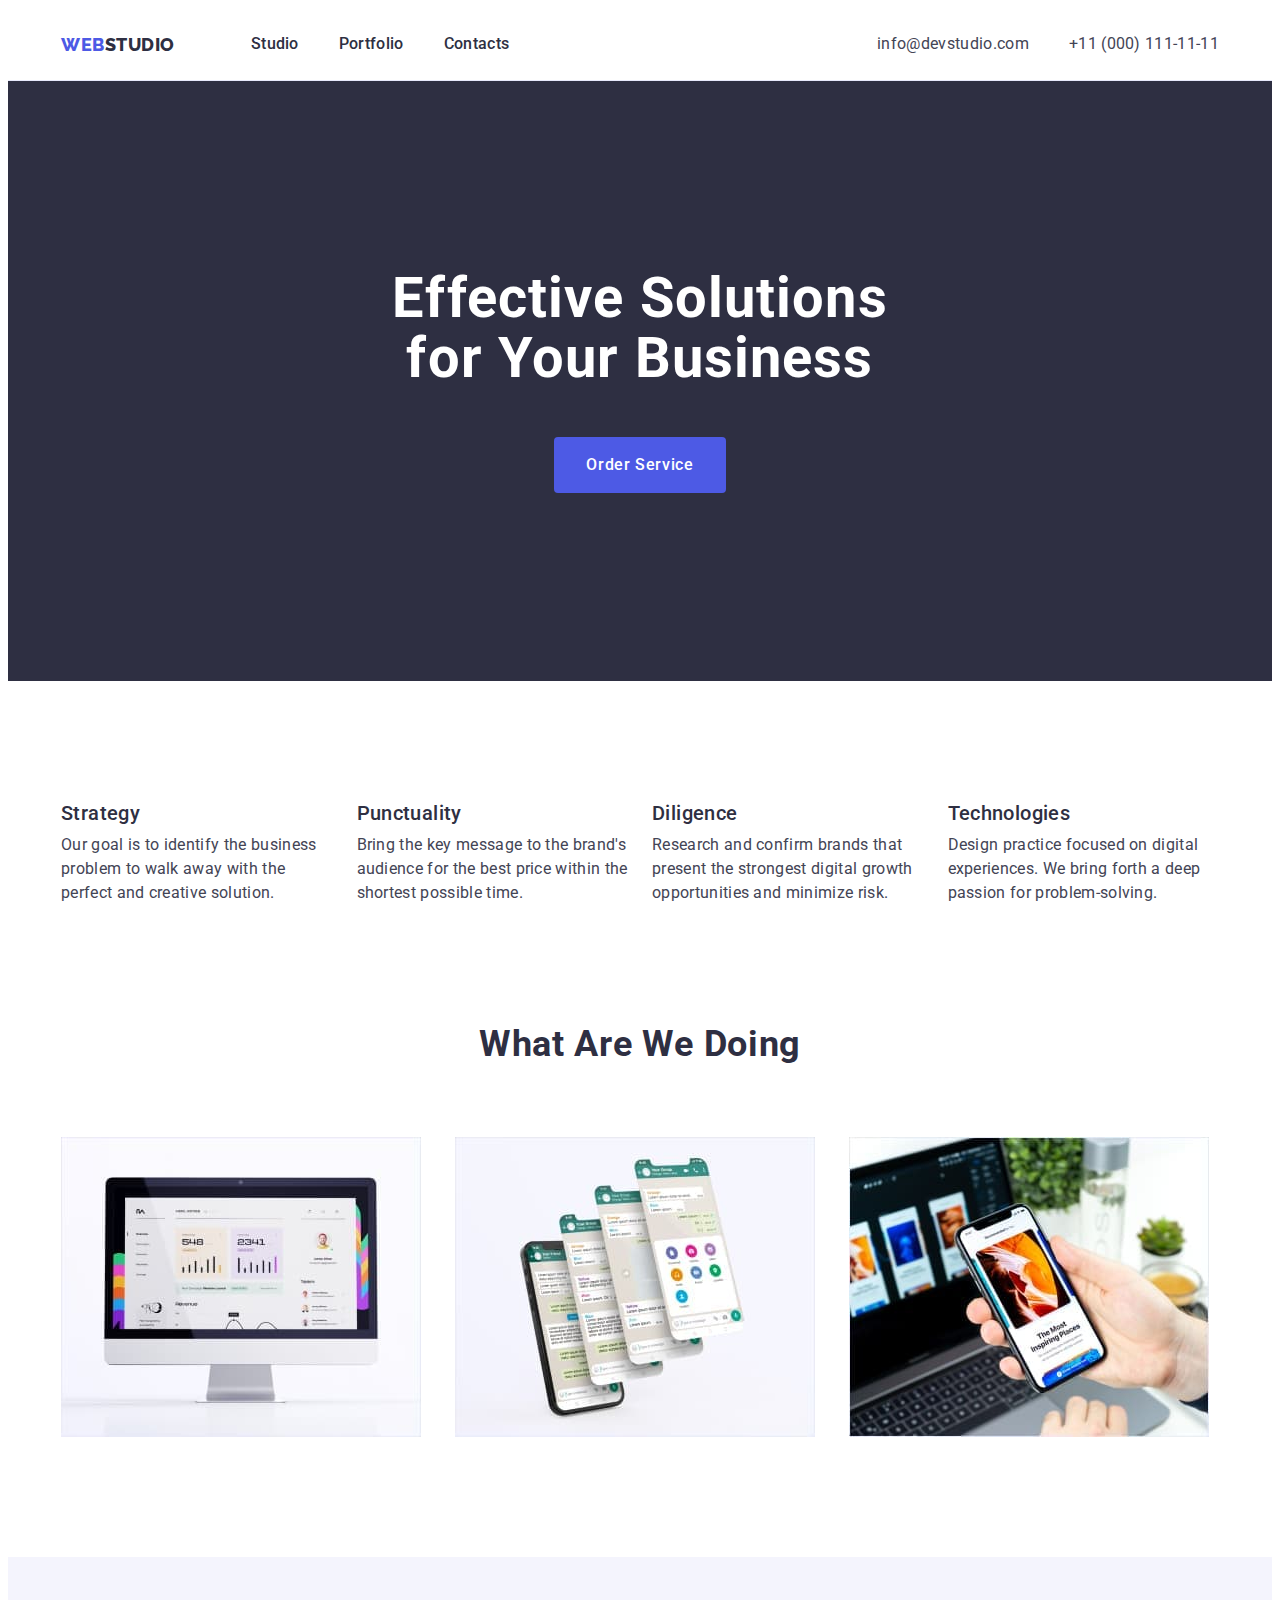
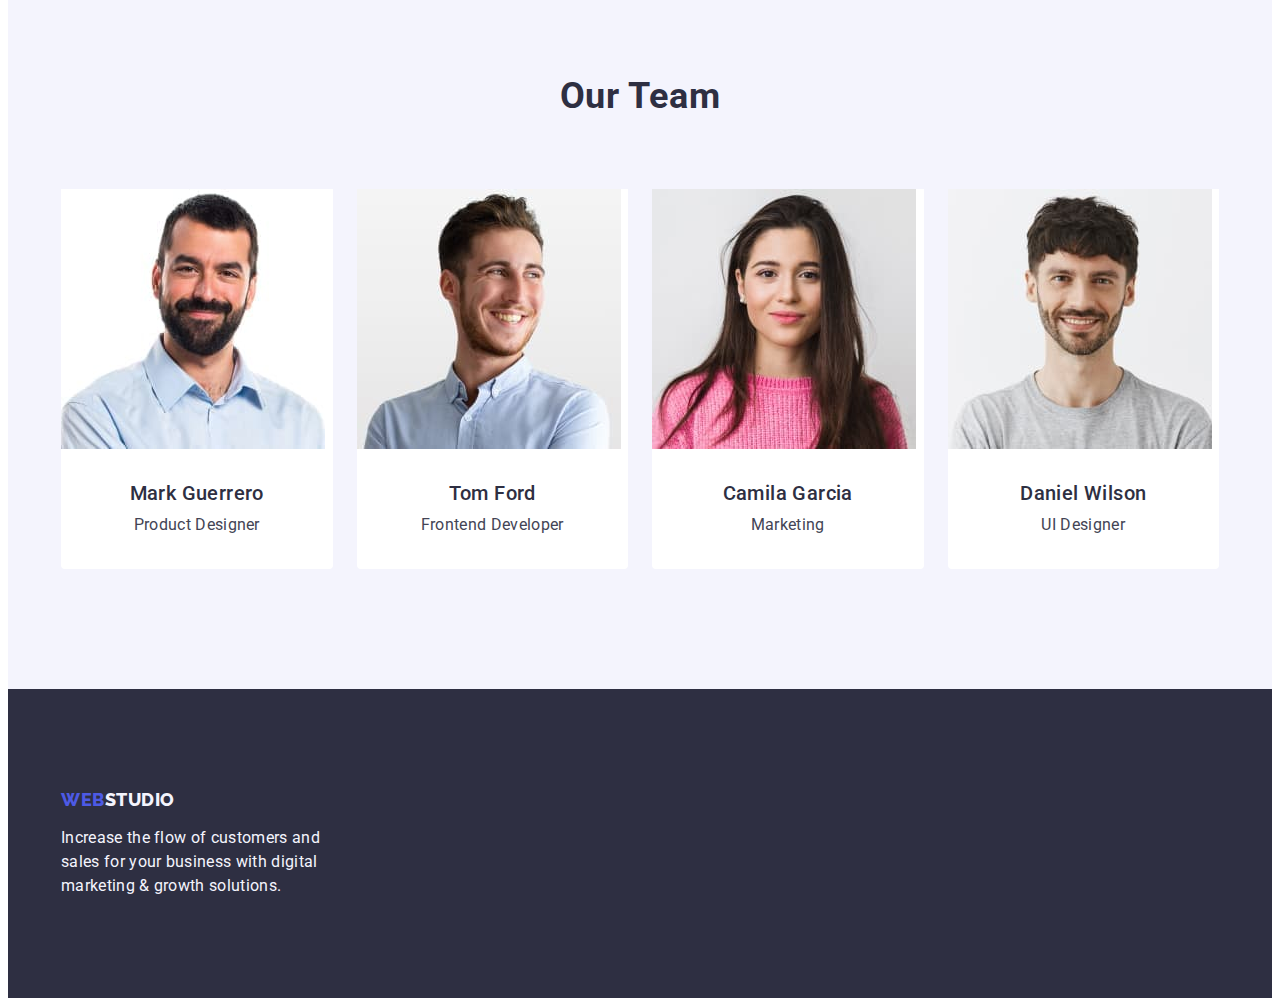
<file: index.html>
<!DOCTYPE html>
<html lang="en">
  <head>
    <meta charset="UTF-8" />
    <meta name="viewport" content="width=device-width, initial-scale=1.0" />
    <title>Web Studio</title>
    <link rel="preconnect" href="https://fonts.googleapis.com" />
    <link rel="preconnect" href="https://fonts.gstatic.com" crossorigin />
    <link
      href="https://fonts.googleapis.com/css2?family=Raleway:wght@800&family=Roboto:wght@400;500;700&display=swap"
      rel="stylesheet"
    />
    <link
      rel="stylesheet"
      href="https://cdnjs.cloudflare.com/ajax/libs/modern-normalize/2.0.0/modern-normalize.min.css"
      integrity="sha512-4xo8blKMVCiXpTaLzQSLSw3KFOVPWhm/TRtuPVc4WG6kUgjH6J03IBuG7JZPkcWMxJ5huwaBpOpnwYElP/m6wg=="
      crossorigin="anonymous"
      referrerpolicy="no-referrer"
    />
    <link rel="stylesheet" href="./css/styles.css" />
  </head>
  <body>
    <header class="header">
      <div class="container header-container">
        <nav class="header-navigation">
          <a href="./index.html" class="header-logo link"
            >Web<span class="header-logo-accent">Studio</span></a
          >
          <ul class="header-list list">
            <li class="header-list-item">
              <a class="header-list-link link" href="./index.html">Studio</a>
            </li>
            <li class="header-list-item">
              <a class="header-list-link link" href="./portfolio.html"
                >Portfolio</a
              >
            </li>
            <li class="header-list-item">
              <a class="header-list-link link" href="">Contacts</a>
            </li>
          </ul>
        </nav>
        <address class="header-address">
          <ul class="address-list list">
            <li class="address-list-item">
              <a class="address-list-link link" href="mailto:info@devstudio.com"
                >info@devstudio.com</a
              >
            </li>
            <li class="address-list-item">
              <a class="address-list-link link" href="tel:+110001111111"
                >+11 (000) 111-11-11</a
              >
            </li>
          </ul>
        </address>
      </div>
    </header>
    <main>
      <section class="hero">
        <div class="container hero-container">
          <h1 class="hero-titel">Effective Solutions for Your Business</h1>
          <button type="button" class="hero-btn">Order Service</button>
        </div>
      </section>
      <section class="principles">
        <div class="container">
          <h2 class="visually-hidden">Principles of work</h2>
          <ul class="principles-list list">
            <li class="principles-item">
              <h3 class="principles-subtitle">Strategy</h3>
              <p class="principles-item-text">
                Our goal is to identify the business problem to walk away with
                the perfect and creative solution.
              </p>
            </li>
            <li class="principles-item">
              <h3 class="principles-subtitle">Punctuality</h3>
              <p class="principles-item-text">
                Bring the key message to the brand's audience for the best price
                within the shortest possible time.
              </p>
            </li>
            <li class="principles-item">
              <h3 class="principles-subtitle">Diligence</h3>
              <p class="principles-item-text">
                Research and confirm brands that present the strongest digital
                growth opportunities and minimize risk.
              </p>
            </li>
            <li class="principles-item">
              <h3 class="principles-subtitle">Technologies</h3>
              <p class="principles-item-text">
                Design practice focused on digital experiences. We bring forth a
                deep passion for problem-solving.
              </p>
            </li>
          </ul>
        </div>
      </section>
      <section class="technologies">
        <div class="container">
          <h2 class="technologies-titel">What are we doing</h2>
          <ul class="technologies-list list">
            <li class="technologies-item">
              <img
                src="./images/technologiesa.jpg"
                alt="Business analysis"
                width="360"
                height="300"
                class="technologies-img"
              />
            </li>
            <li class="technologies-item">
              <img
                src="./images/technologiesb.jpg"
                alt="Brand advertising"
                width="360"
                height="300"
                class="technologies-img"
              />
            </li>
            <li class="technologies-item">
              <img
                src="./images/technologiesc.jpg"
                alt="Digital experience"
                width="360"
                height="300"
                class="technologies-img"
              />
            </li>
          </ul>
        </div>
      </section>
      <section class="team">
        <div class="container">
          <h2 class="team-title">Our Team</h2>
          <ul class="team-list list">
            <li class="team-item">
              <img
                src="./images/portraita.jpg"
                alt="Photo portrait"
                width="264"
                height="260"
                class="team-img"
              />
              <div class="team-container">
                <h3 class="team-subtitle">Mark Guerrero</h3>
                <p class="team-item-text">Product Designer</p>
              </div>
            </li>
            <li class="team-item">
              <img
                src="./images/portraitb.jpg"
                alt="Photo portrait"
                width="264"
                height="260"
                class="team-img"
              />
              <div class="team-container">
                <h3 class="team-subtitle">Tom Ford</h3>
                <p class="team-item-text">Frontend Developer</p>
              </div>
            </li>
            <li class="team-item">
              <img
                src="./images/portraitc.jpg"
                alt="Photo portrait"
                width="264"
                height="260"
                class="team-img"
              />
              <div class="team-container">
                <h3 class="team-subtitle">Camila Garcia</h3>
                <p class="team-item-text">Marketing</p>
              </div>
            </li>
            <li class="team-item">
              <img
                src="./images/portraitd.jpg"
                alt="Photo portrait"
                width="264"
                height="260"
                class="team-img"
              />
              <div class="team-container">
                <h3 class="team-subtitle">Daniel Wilson</h3>
                <p class="team-item-text">UI Designer</p>
              </div>
            </li>
          </ul>
        </div>
      </section>
    </main>
    <footer class="footer">
      <div class="container">
        <a href="./index.html" class="footer-logo link"
          >Web<span class="footer-logo-accent">Studio</span></a
        >
        <p class="footer-text">
          Increase the flow of customers and sales for your business with
          digital marketing & growth solutions.
        </p>
      </div>
    </footer>
  </body>
</html>
</file>
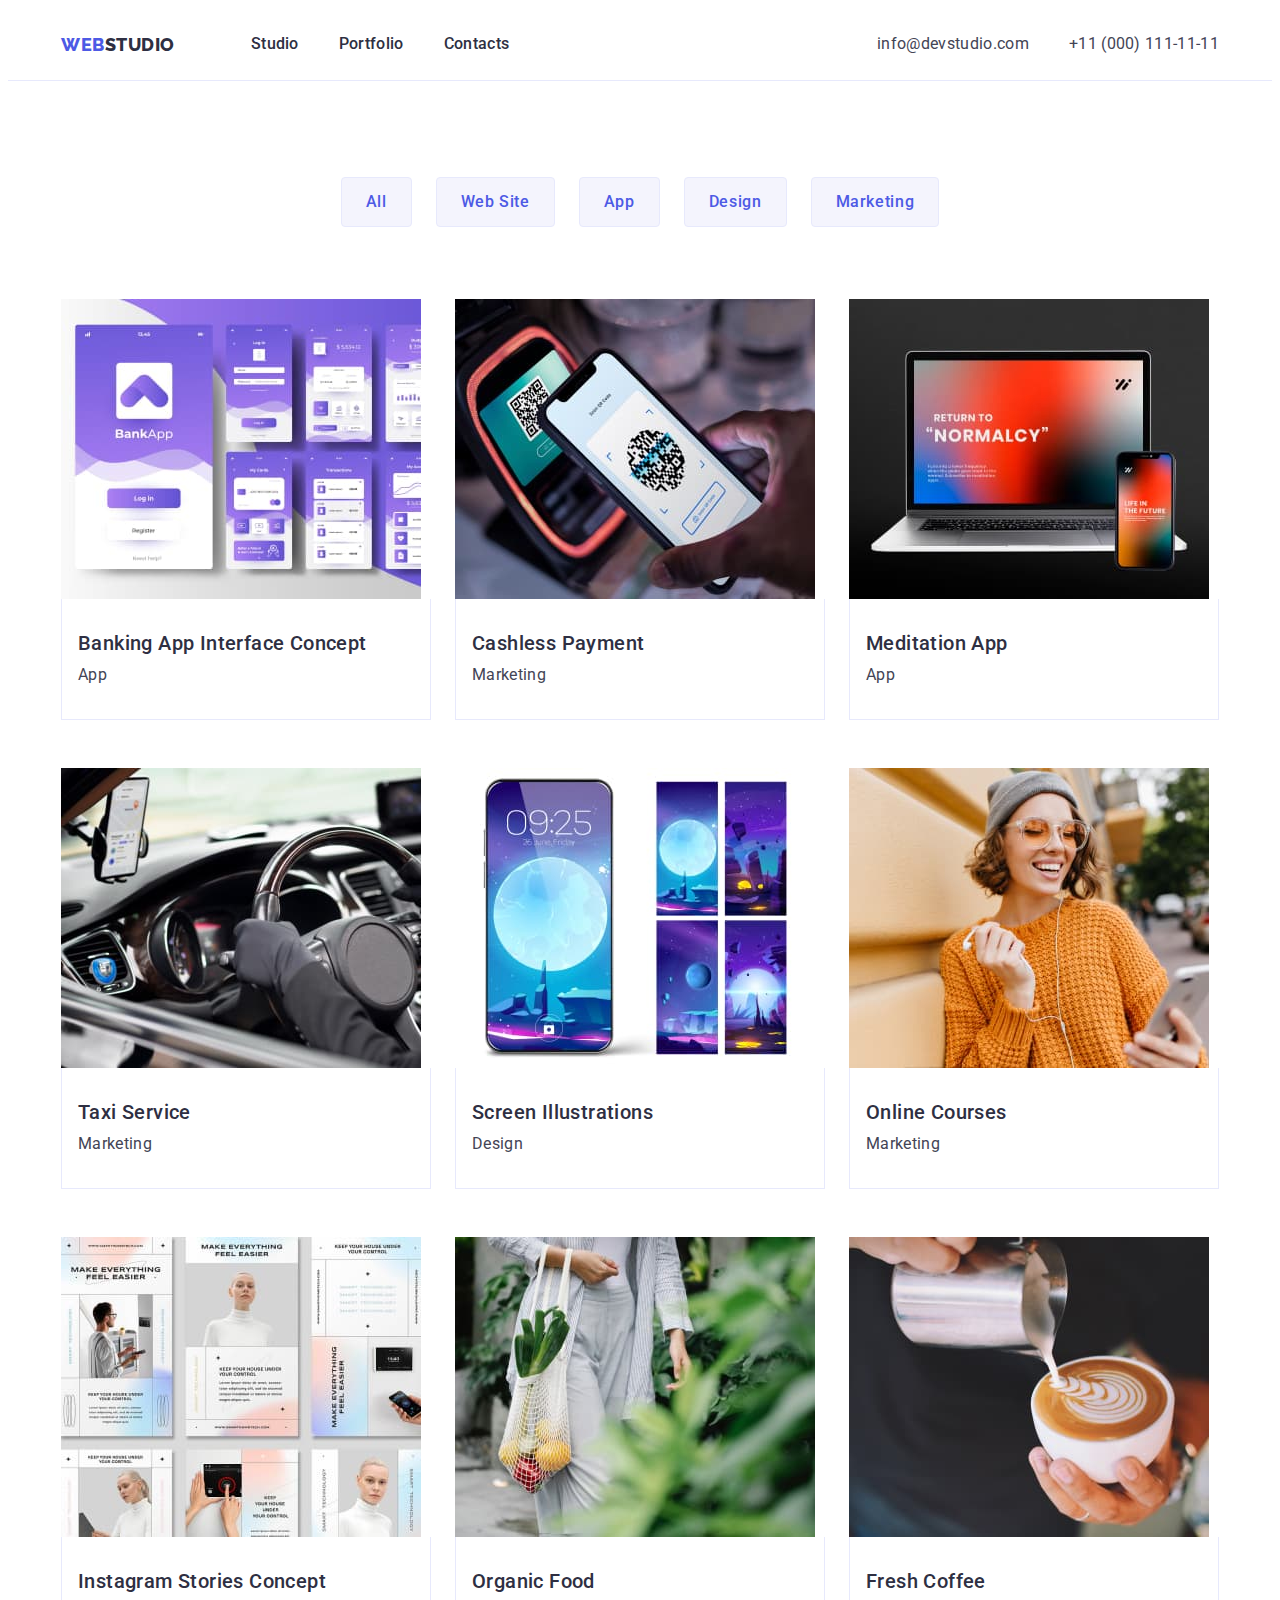
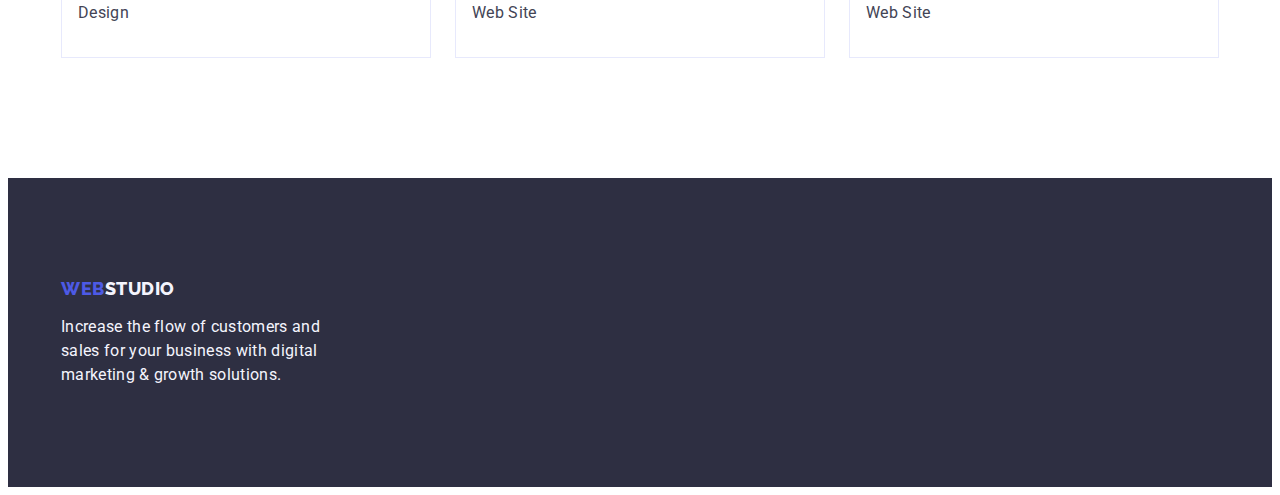
<file: portfolio.html>
<!DOCTYPE html>
<html lang="en">
  <head>
    <meta charset="UTF-8" />
    <meta name="viewport" content="width=device-width, initial-scale=1.0" />
    <title>Portfolio</title>
    <link rel="preconnect" href="https://fonts.googleapis.com" />
    <link rel="preconnect" href="https://fonts.gstatic.com" crossorigin />
    <link
      href="https://fonts.googleapis.com/css2?family=Raleway:wght@800&family=Roboto:wght@400;500;700&display=swap"
      rel="stylesheet"
    />
    <link
      rel="stylesheet"
      href="https://cdnjs.cloudflare.com/ajax/libs/modern-normalize/2.0.0/modern-normalize.min.css"
      integrity="sha512-4xo8blKMVCiXpTaLzQSLSw3KFOVPWhm/TRtuPVc4WG6kUgjH6J03IBuG7JZPkcWMxJ5huwaBpOpnwYElP/m6wg=="
      crossorigin="anonymous"
      referrerpolicy="no-referrer"
    />
    <link rel="stylesheet" href="./css/styles.css" />
  </head>
  <body>
    <header class="header">
      <div class="container header-container">
        <nav class="header-navigation">
          <a href="./index.html" class="header-logo link"
            >Web<span class="header-logo-accent">Studio</span></a
          >
          <ul class="header-list list">
            <li class="header-list-item">
              <a class="header-list-link link" href="./index.html">Studio</a>
            </li>
            <li class="header-list-item">
              <a class="header-list-link link" href="./portfolio.html"
                >Portfolio</a
              >
            </li>
            <li class="header-list-item">
              <a class="header-list-link link" href="">Contacts</a>
            </li>
          </ul>
        </nav>
        <address class="header-address">
          <ul class="address-list list">
            <li class="address-list-item">
              <a class="address-list-link link" href="mailto:info@devstudio.com"
                >info@devstudio.com</a
              >
            </li>
            <li class="address-list-item">
              <a class="address-list-link link" href="tel:+110001111111"
                >+11 (000) 111-11-11</a
              >
            </li>
          </ul>
        </address>
      </div>
    </header>
    <main>
      <section class="product">
        <div class="container">
          <h1 class="visually-hidden">What we offer</h1>
          <ul class="product-list list">
            <li class="product-item">
              <button type="button" class="product-btn">All</button>
            </li>
            <li class="product-item">
              <button type="button" class="product-btn">Web Site</button>
            </li>
            <li class="product-item">
              <button type="button" class="product-btn">App</button>
            </li>
            <li class="product-item">
              <button type="button" class="product-btn">Design</button>
            </li>
            <li class="product-item">
              <button type="button" class="product-btn">Marketing</button>
            </li>
          </ul>
          <ul class="programs-list list">
            <li class="programs-item">
              <a class="pfograms-item-link link" href="./portfolio.html">
                <img
                  src="./images/banking.jpg"
                  alt="The best apps for banking"
                  class="programs-img"
                  width="360"
                />
                <div class="programs-container">
                  <h2 class="programs-subtitle">
                    Banking App Interface Concept
                  </h2>
                  <p class="programs-text">App</p>
                </div>
              </a>
            </li>
            <li class="programs-item">
              <a class="pfograms-item-link link" href="./portfolio.html">
                <img
                  src="./images/Cashless.jpg"
                  alt="Research of caschless payment"
                  class="programs-img"
                  width="360"
                />
                <div class="programs-container">
                  <h2 class="programs-subtitle">Cashless Payment</h2>
                  <p class="programs-text">Marketing</p>
                </div>
              </a>
            </li>
            <li class="programs-item">
              <a class="pfograms-item-link link" href="./portfolio.html">
                <img
                  src="./images/meditation.jpg"
                  alt="Apps for meditation"
                  class="programs-img"
                  width="360"
                />
                <div class="programs-container">
                  <h2 class="programs-subtitle">Meditation App</h2>
                  <p class="programs-text">App</p>
                </div>
              </a>
            </li>
            <li class="programs-item">
              <a class="pfograms-item-link link" href="./portfolio.html">
                <img
                  src="./images/taxi.jpg"
                  alt="List of taxi services"
                  class="programs-img"
                  width="360"
                />
                <div class="programs-container">
                  <h2 class="programs-subtitle">Taxi Service</h2>
                  <p class="programs-text">Marketing</p>
                </div>
              </a>
            </li>
            <li class="programs-item">
              <a class="pfograms-item-link link" href="./portfolio.html">
                <img
                  src="./images/screen.jpg"
                  alt="Illustrations for the mobile screen"
                  class="programs-img"
                  width="360"
                />
                <div class="programs-container">
                  <h2 class="programs-subtitle">Screen Illustrations</h2>
                  <p class="programs-text">Design</p>
                </div>
              </a>
            </li>
            <li class="programs-item">
              <a class="pfograms-item-link link" href="./portfolio.html">
                <img
                  src="./images/courses.jpg"
                  alt="List of the best online courses"
                  class="programs-img"
                  width="360"
                />
                <div class="programs-container">
                  <h2 class="programs-subtitle">Online Courses</h2>
                  <p class="programs-text">Marketing</p>
                </div>
              </a>
            </li>
            <li class="programs-item">
              <a class="pfograms-item-link link" href="./portfolio.html">
                <img
                  src="./images/instagram.jpg"
                  alt="Suggestions for designing Instagram stories"
                  class="programs-img"
                  width="360"
                />
                <div class="programs-container">
                  <h2 class="programs-subtitle">Instagram Stories Concept</h2>
                  <p class="programs-text">Design</p>
                </div>
              </a>
            </li>
            <li class="programs-item">
              <a class="pfograms-item-link link" href="./portfolio.html">
                <img
                  src="./images/food.jpg"
                  alt="A selection of organic food sites"
                  class="programs-img"
                  width="360"
                />
                <div class="programs-container">
                  <h2 class="programs-subtitle">Organic Food</h2>
                  <p class="programs-text">Web Site</p>
                </div>
              </a>
            </li>
            <li class="programs-item">
              <a class="pfograms-item-link link" href="./portfolio.html">
                <img
                  src="./images/coffee.jpg"
                  alt="List of websites with fresh coffee"
                  class="programs-img"
                  width="360"
                />
                <div class="programs-container">
                  <h2 class="programs-subtitle">Fresh Coffee</h2>
                  <p class="programs-text">Web Site</p>
                </div>
              </a>
            </li>
          </ul>
        </div>
      </section>
    </main>
    <footer class="footer">
      <div class="container">
        <a href="./index.html" class="footer-logo link"
          >Web<span class="footer-logo-accent">Studio</span></a
        >
        <p class="footer-text">
          Increase the flow of customers and sales for your business with
          digital marketing & growth solutions.
        </p>
      </div>
    </footer>
  </body>
</html>
</file>
<file: css/styles.css>
:root {
  --iris-color: #4d5ae5;
  --navyblue: #2e2f42;
  --slate: #434455;
  --white: #fff;
  --cloud: #f4f4fd;
  --ocean: #404bbf;
  --cornflower: #e7e9fc;
}

p,
h1,
h2,
h3 {
  margin-top: 0;
  margin-bottom: 0;
}

ul {
  margin-top: 0;
  margin-bottom: 0;
  padding-left: 0;
}

body {
  font-family: "Roboto", sans-serif;
  background-color: var(--white);
  color: var(--slate);
}
img {
  display: block;
}
.container {
  width: 100%;
  max-width: 1158px;
  padding-left: 15px;
  padding-right: 15px;
  margin: 0 auto;
}

.link {
  text-decoration: none;
}

.list {
  list-style-type: none;
}

.visually-hidden {
  position: absolute;
  width: 1px;
  height: 1px;
  margin: -1px;
  border: 0;
  padding: 0;
  white-space: nowrap;
  clip-path: inset(100%);
  clip: rect(0 0 0 0);
  overflow: hidden;
}

/**---------HERDER-------*/

.header {
  border-bottom: 1px solid var(--cornflower);
}
.header-container {
  display: flex;
  align-items: center;
}
.header-navigation {
  display: flex;
  align-items: center;
  justify-content: space-between;
}
.header-logo {
  color: var(--iris-color);
  font-size: 18px;
  font-family: "Raleway", sans-serif;
  font-weight: 800;
  line-height: 1.17;
  letter-spacing: 0.03em;
  text-transform: uppercase;
  padding-top: 25.5px;
  padding-bottom: 25.5px;
  margin-right: 76px;
}
.header-logo-accent {
  color: var(--navyblue);
}
.header-list {
  display: flex;
  gap: 40px;
}
.header-list-link {
  color: var(--navyblue);
  line-height: 1.5;
  letter-spacing: 0.02em;
  font-weight: 500;
  padding: 24px 0;
}
.header-list-link:hover,
.header-list-link:focus {
  color: var(--ocean);
}
.header-address {
  display: flex;
  align-items: center;
  margin-left: auto;
  font-style: normal;
}
.address-list {
  display: flex;
  gap: 40px;
}
.address-list-link {
  color: var(--slate);
  line-height: 1.5;
  letter-spacing: 0.02em;
  padding: 24px 0;
}
.address-list-link:hover,
.address-list-link:focus {
  color: var(--ocean);
}

/**---------HERO-------*/

.hero {
  background: var(--navyblue);
  padding-top: 188px;
  padding-bottom: 188px;
}

.hero-titel {
  color: var(--white);
  text-align: center;
  font-size: 56px;
  font-weight: 700;
  line-height: 1.07;
  letter-spacing: 0.02em;
  max-width: 496px;
  margin: 0 auto;
  margin-bottom: 48px;
}
.hero-btn {
  background-color: var(--iris-color);
  color: var(--white);
  font-size: 16px;
  font-family: inherit;
  line-height: 1.5;
  letter-spacing: 0.04em;
  cursor: pointer;
  font-weight: 500;
  padding: 16px 32px;
  border-radius: 4px;
  display: block;
  min-width: 169px;
  height: 56px;
  border: none;
  margin: 0 auto;
}
.hero-btn:hover,
.hero-btn:focus {
  background-color: var(--ocean);
}

/**---------principles-------*/

.principles {
  padding: 120px 0px;
}
.principles-list {
  display: flex;
  gap: 24px;
}

.principles-item {
  width: calc((100% - 24px * 3) / 4);
}
.principles-subtitle {
  color: var(--navyblue);
  font-size: 20px;
  line-height: 1.2;
  letter-spacing: 0.02em;
  font-weight: 500;
  margin-bottom: 8px;
}
.principles-item-text {
  color: var(--slate);
  line-height: 1.5;
  letter-spacing: 0.02em;
}

/**---------technologies-------*/

.technologies {
  padding-bottom: 120px;
}
.technologies-list {
  display: flex;
  gap: 24px;
}
.technologies-item {
  width: calc((100% - 24px * 2) / 3);
}
.technologies-titel {
  color: var(--navyblue);
  text-align: center;
  font-size: 36px;
  font-weight: 700;
  line-height: 1.11;
  letter-spacing: 0.02em;
  text-transform: capitalize;
  margin-bottom: 72px;
}

/**---------team-------*/
.team {
  background-color: var(--cloud);
  padding: 120px 0;
}
.team-title {
  color: var(--navyblue);
  text-align: center;
  font-size: 36px;
  font-weight: 700;
  line-height: 1.11;
  letter-spacing: 0.02em;
  text-transform: capitalize;
  margin-bottom: 72px;
}
.team-container {
  padding: 32px 16px;
}
.team-subtitle {
  color: var(--navyblue);
  text-align: center;
  font-size: 20px;
  line-height: 1.2;
  letter-spacing: 0.02em;
  font-weight: 500;
  margin-bottom: 8px;
}
.team-list {
  display: flex;
  gap: 24px;
}
.team-item {
  background-color: var(--white);
  width: calc((100% - 24px * 3) / 4);
  border-radius: 0px 0px 4px 4px;
}
.team-item-text {
  color: var(--slate);
  text-align: center;
  line-height: 1.5;
  letter-spacing: 0.02em;
  font-weight: 400;
}

/**---------footer-------*/

.footer {
  background-color: var(--navyblue);
  padding: 100px 0;
}
.footer-logo {
  color: var(--iris-color);
  font-size: 18px;
  font-family: "Raleway", sans-serif;
  font-weight: 800;
  line-height: 1.17;
  letter-spacing: 0.03em;
  text-transform: uppercase;
  display: inline-block;
  margin-bottom: 16px;
}
.footer-logo-accent {
  color: var(--cloud);
}
.footer-text {
  color: var(--cloud);
  line-height: 1.5;
  letter-spacing: 0.02em;
  max-width: 264px;
}

/**---------portfolio-------*/

.product {
  padding-top: 96px;
  padding-bottom: 120px;
}
.product-list {
  display: flex;
  margin-bottom: 72px;
  gap: 24px;
  justify-content: center;
}

.product-btn {
  color: var(--iris-color);
  background-color: var(--cloud);
  font-size: 16px;
  font-family: "Roboto", sans-serif;
  font-weight: 500;
  line-height: 1.5;
  letter-spacing: 0.04em;
  cursor: pointer;
  padding: 12px 24px;
  border: 1px solid var(--cornflower);
  border-radius: 4px;
}

.product-btn:hover,
.product-btn:focus {
  color: var(--white);
  background-color: var(--ocean);
  border: 1px solid transparent;
}
.programs-list {
  display: flex;
  flex-wrap: wrap;
  column-gap: 24px;
  row-gap: 48px;
}

.programs-item {
  width: calc((100% - 48px) / 3);
}
.programs-container {
  padding: 32px 16px;
  border: 1px solid var(--cornflower);
  border-top: none;
}
.programs-subtitle {
  color: var(--navyblue);
  font-size: 20px;
  line-height: 1.2;
  letter-spacing: 0.02em;
  font-weight: 500;
  margin-bottom: 8px;
}

.programs-text {
  color: var(--slate);
  font-size: 16px;
  font-family: Roboto;
  font-weight: 400;
  line-height: 1.5;
  letter-spacing: 0.02em;
  cursor: pointer;
}
</file>
